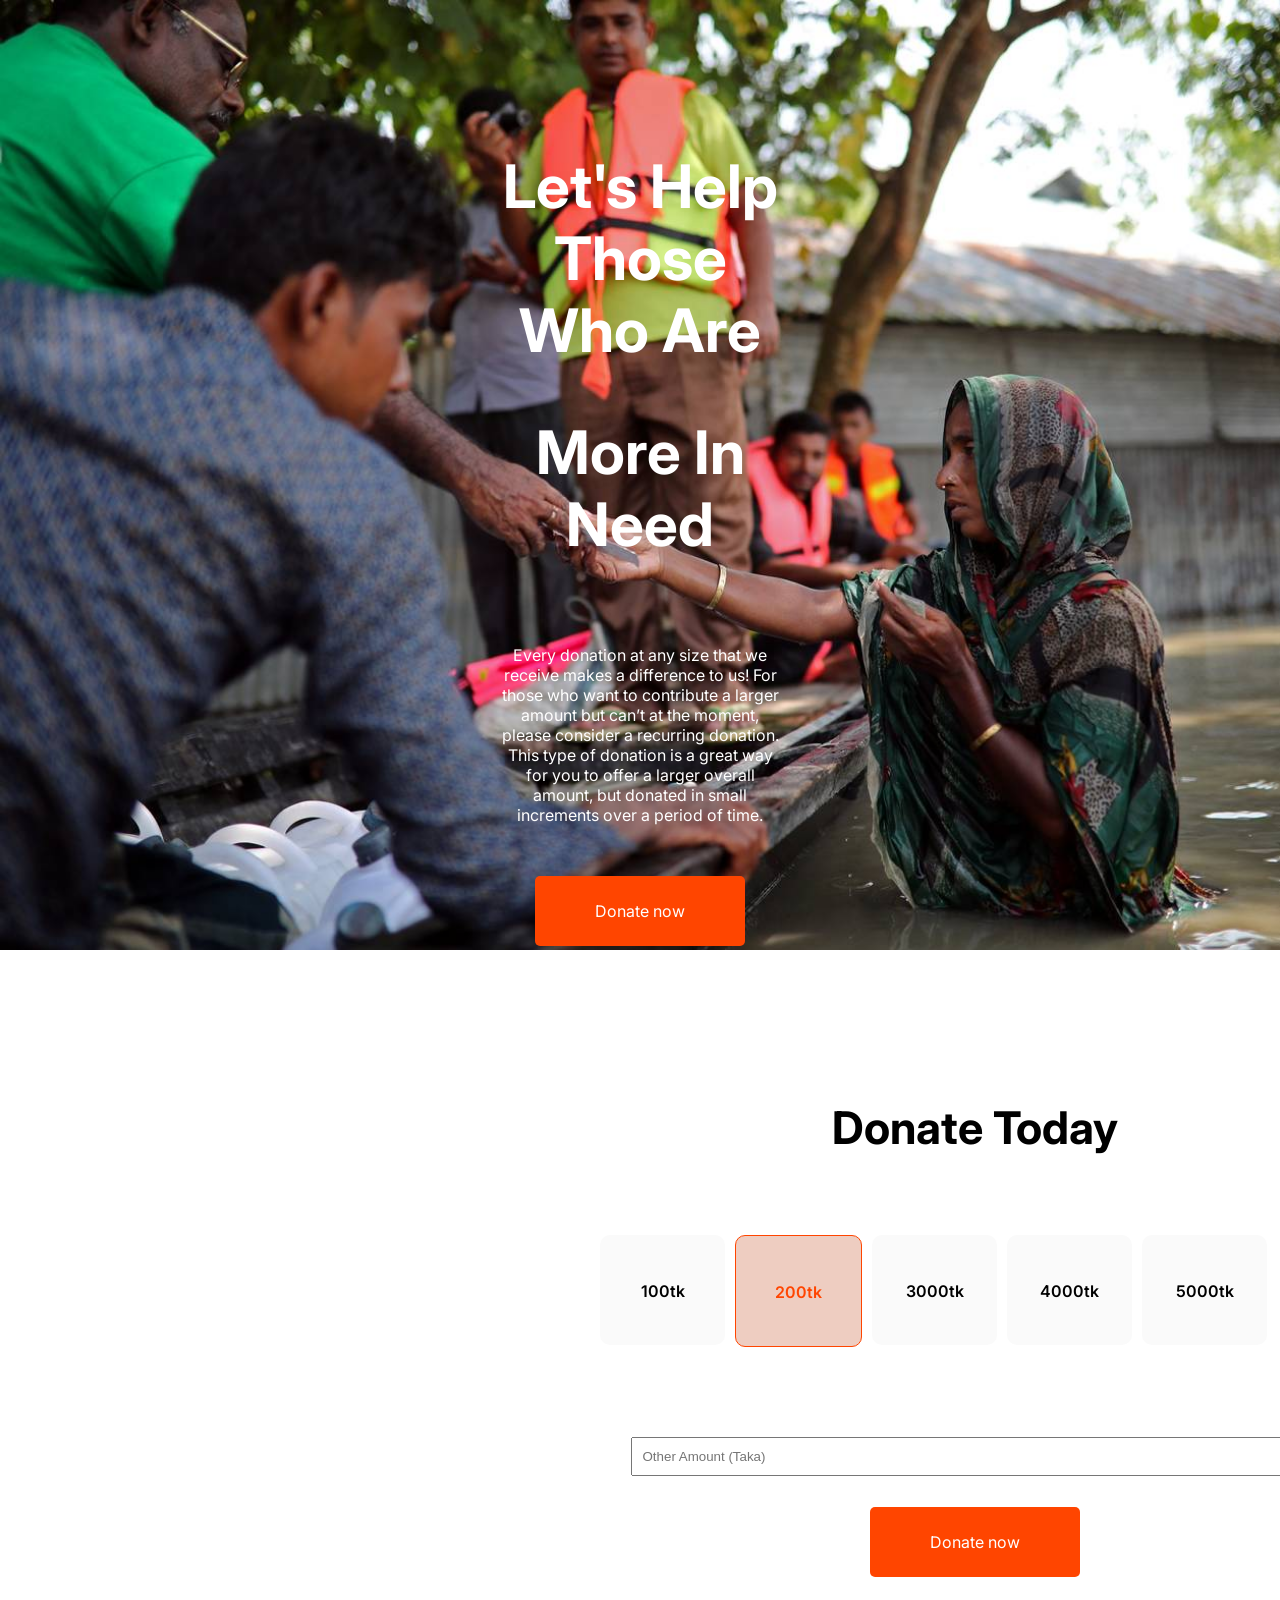
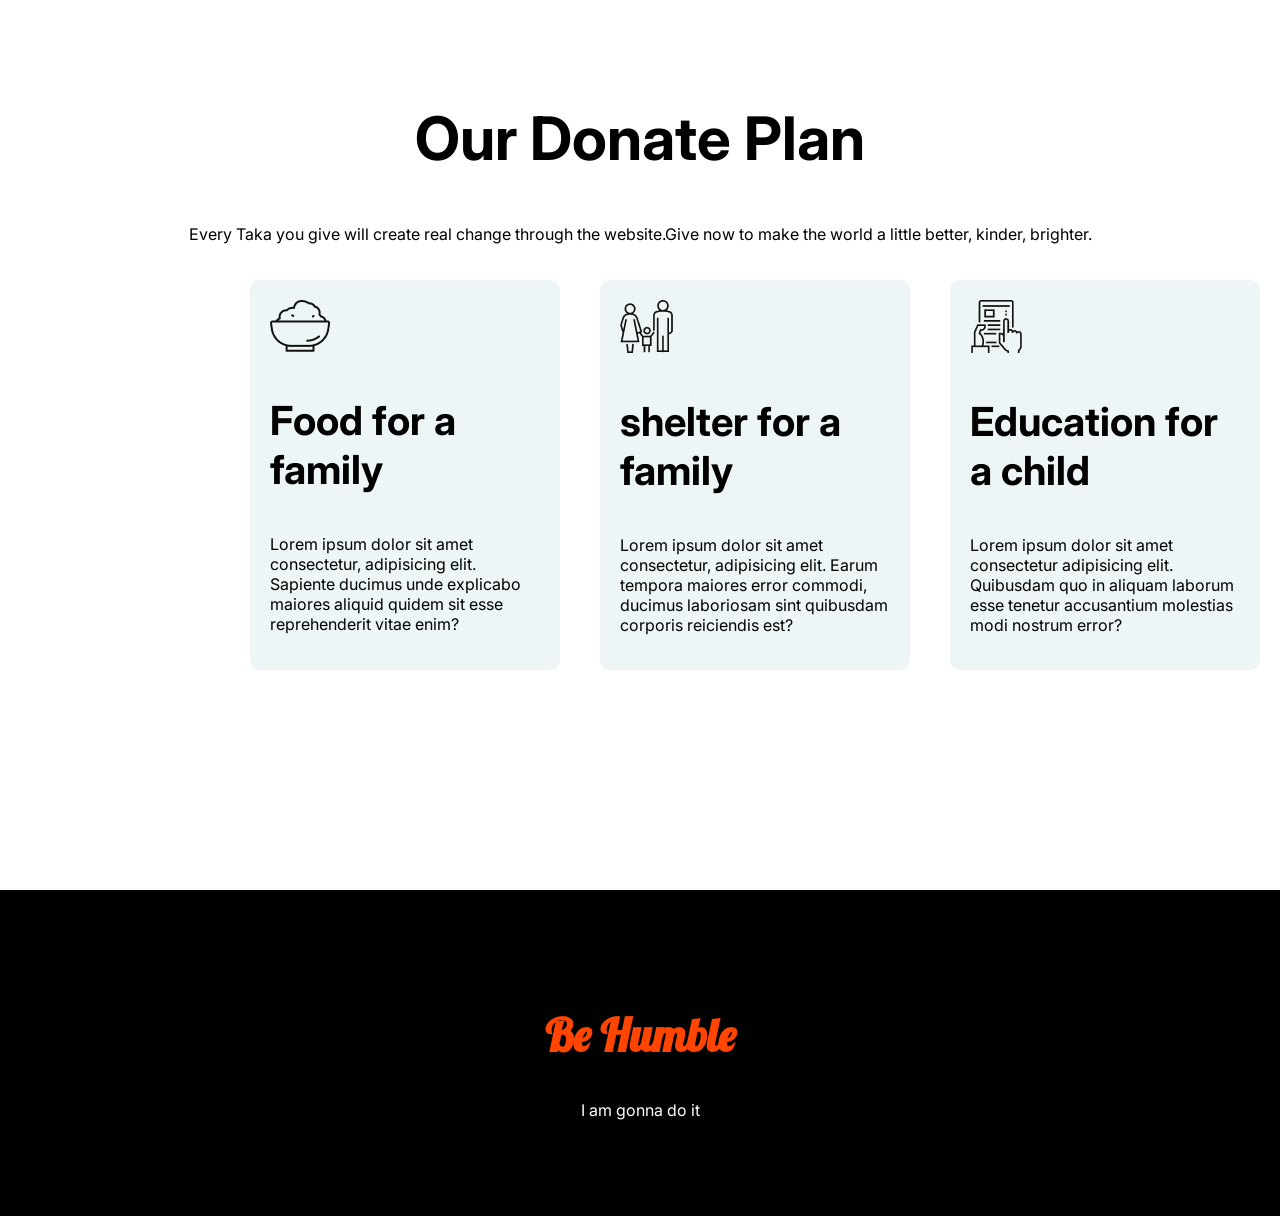
<file: index.html>
<!DOCTYPE html>
<html lang="en">
<head>
    <meta charset="UTF-8">
    <meta http-equiv="X-UA-Compatible" content="IE=edge">
    <meta name="viewport" content="width=device-width, initial-scale=1.0"><link rel="preconnect" href="https://fonts.googleapis.com">
    <link rel="preconnect" href="https://fonts.gstatic.com" crossorigin>
    <link href="https://fonts.googleapis.com/css2?family=Inter&display=swap" rel="stylesheet">
    <link rel="preconnect" href="https://fonts.googleapis.com">
<link rel="preconnect" href="https://fonts.gstatic.com" crossorigin>
<link href="https://fonts.googleapis.com/css2?family=Lobster&display=swap" rel="stylesheet">
    <link rel="stylesheet" href="style.css">
    <title>Donate</title>
</head>
<body>
    <section class="header-part">
        <div class="donate-area">
            <h1>
                Let's Help Those Who Are
            </h1>
            <h1>
                More In Need
            </h1> <br>
            <p>Every donation at any size that we receive makes a difference to us! For those who want to contribute a larger amount but can’t at the moment, please consider a recurring donation. This type of donation is a great way for you to offer a larger overall amount, but donated in small increments over a period of time.</p> <br>
            <br>
            <br>
            <a class="donate-button" href="">Donate now</a>
        </div>
    </section>
    <section class="donate-part">
        <div class="donate-info">
            <h2>Donate Today</h2>
            <p></p>
        </div>
        <div class="donate-today">
            <div class="boxes">
                <p>100tk</p>
            </div>
            <div class="boxes" id="select-donate">
                <p>200tk</p>
            </div>
            <div class="boxes">
                <p>3000tk</p>
            </div>
            <div class="boxes">
                <p>4000tk</p>
            </div>
            <div class="boxes">
                <p>5000tk</p>
            </div>
        </div>
        <div class="donate-input">
            <p><input type="text" placeholder="Other Amount (Taka)"></p> <br>
            <br>
            <a class="donate-button" href="">Donate now</a>
        </div>
        <div>
          
        </div>
    </section>
    <section class="end-part">
      <div class="donate-plan">
        <h1>Our Donate Plan</h1>
      <p>Every Taka you give will create real change through the website.Give now to make the world a little better, kinder, brighter.</p>
      </div>
      <div class="plan-area">
        <div class="plan">
          <img src="icons/food.png" alt="">
          <h3>Food for a family</h3>
          <p>Lorem ipsum dolor sit amet consectetur, adipisicing elit. Sapiente ducimus unde explicabo maiores aliquid quidem sit esse reprehenderit vitae enim?</p>
        </div>
        <div class="plan">
          <img src="icons/shelter.png" alt="">
          <h3>shelter for a family</h3>
          <p>Lorem ipsum dolor sit amet consectetur, adipisicing elit. Earum tempora maiores error commodi, ducimus laboriosam sint quibusdam corporis reiciendis est?</p>
        </div>
        <div class="plan">
          <img src="icons/Frame-1.png" alt="">
          <h3>Education for a child</h3>
          <p>Lorem ipsum dolor sit amet consectetur adipisicing elit. Quibusdam quo in aliquam laborum esse tenetur accusantium molestias modi nostrum error?</p>
        </div>
      </div>
    </section>
    <footer>
      <h2 class="humble">Be Humble</h2>
      <p>I am gonna do it</p>
    </footer>
</body>
</html>
</file>
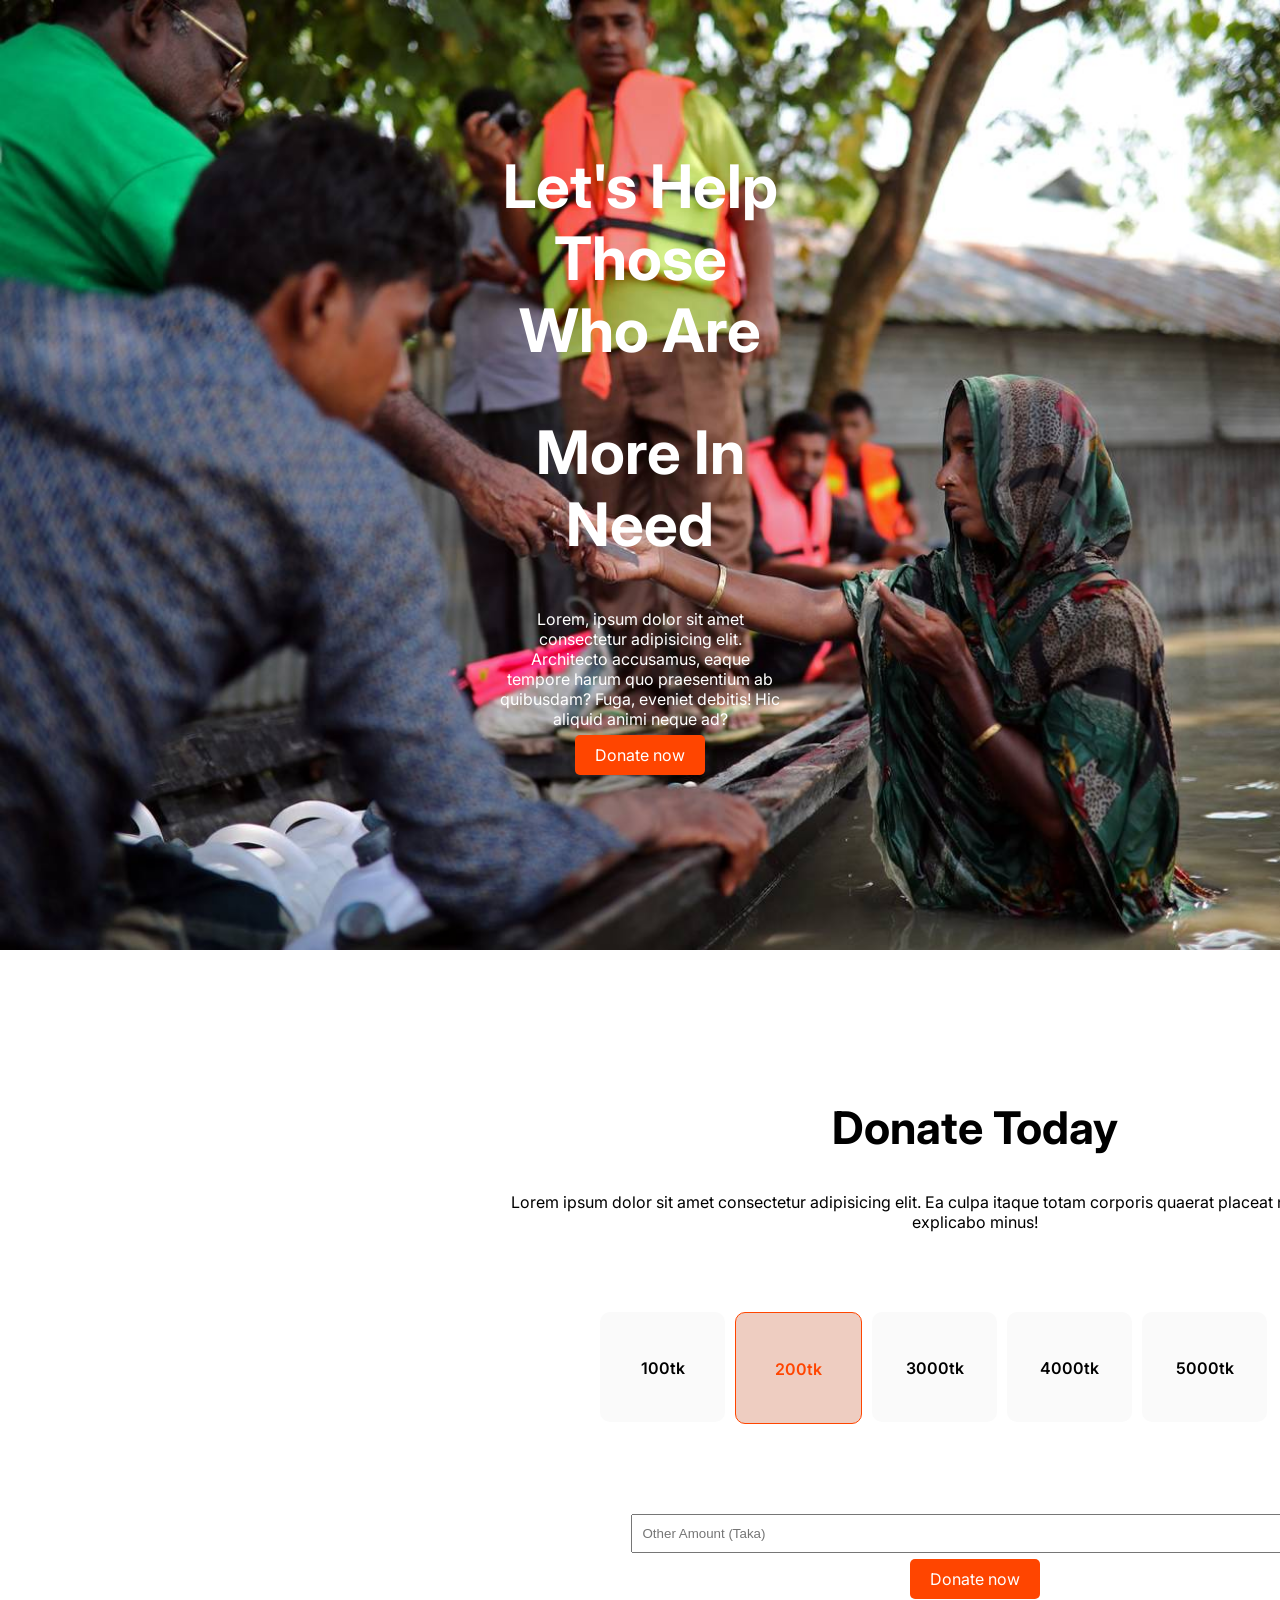
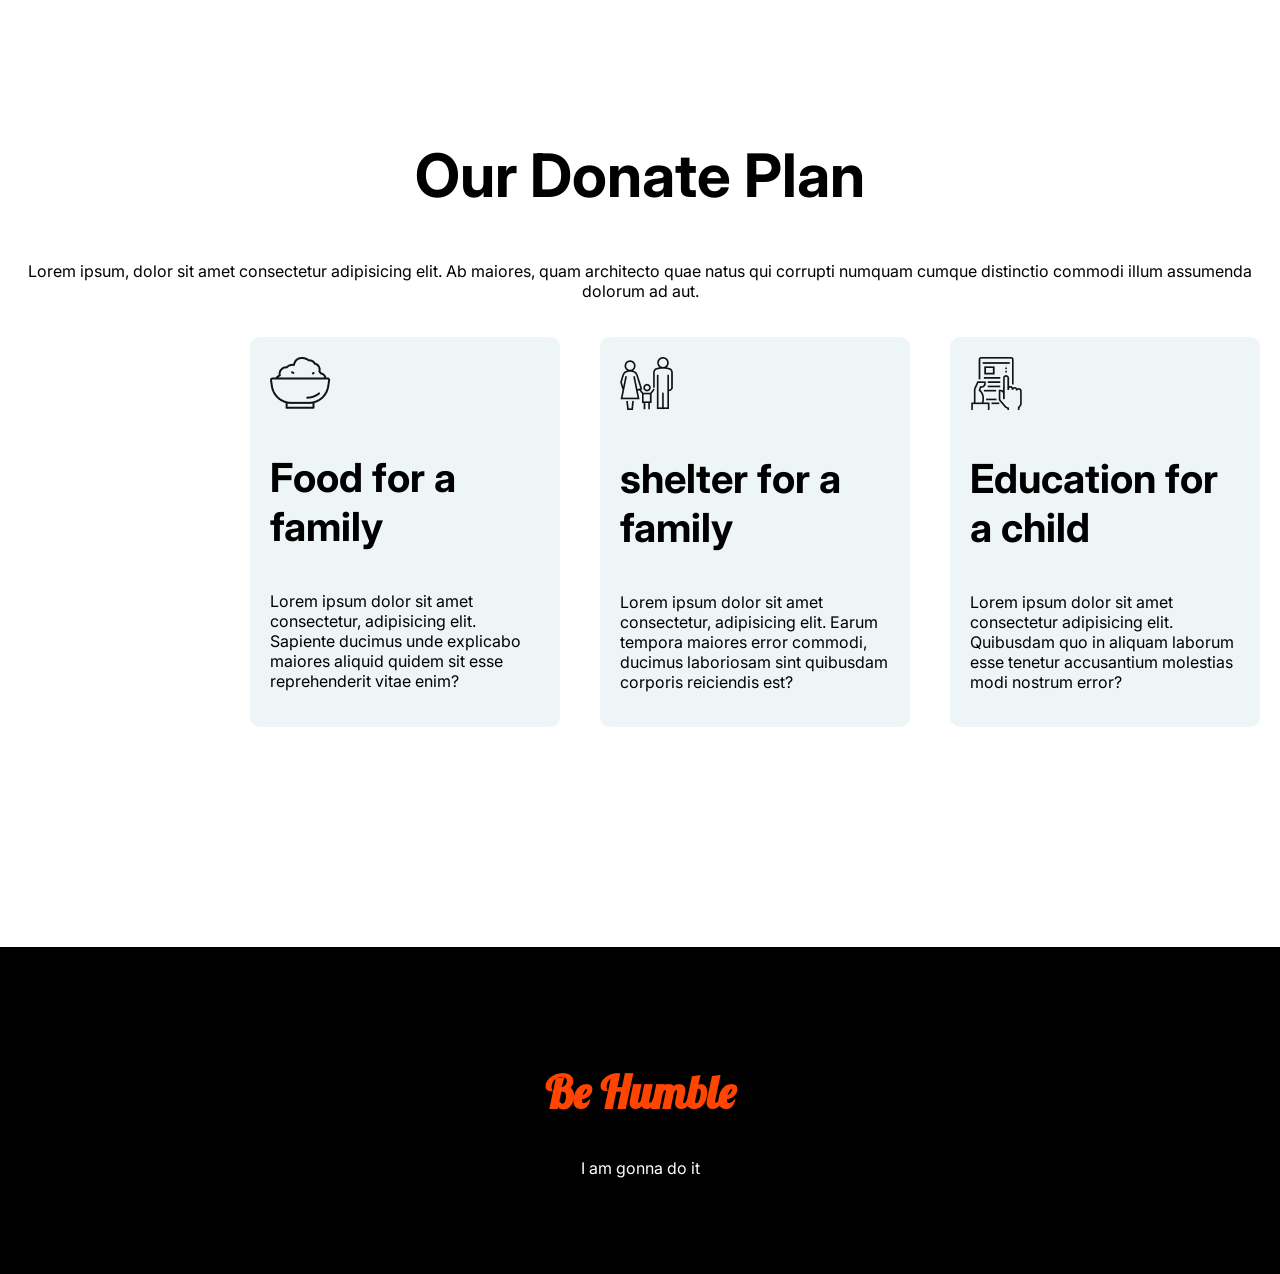
<file: donate-today-main/index.html>
<!DOCTYPE html>
<html lang="en">
<head>
    <meta charset="UTF-8">
    <meta http-equiv="X-UA-Compatible" content="IE=edge">
    <meta name="viewport" content="width=device-width, initial-scale=1.0"><link rel="preconnect" href="https://fonts.googleapis.com">
    <link rel="preconnect" href="https://fonts.gstatic.com" crossorigin>
    <link href="https://fonts.googleapis.com/css2?family=Inter&display=swap" rel="stylesheet">
    <link rel="preconnect" href="https://fonts.googleapis.com">
<link rel="preconnect" href="https://fonts.gstatic.com" crossorigin>
<link href="https://fonts.googleapis.com/css2?family=Lobster&display=swap" rel="stylesheet">
    <link rel="stylesheet" href="style.css">
    <title>Donate</title>
</head>
<body>
    <section class="header-part">
        <div class="donate-area">
            <h1>
                Let's Help Those Who Are
            </h1>
            <h1>
                More In Need
            </h1>
            <p>Lorem, ipsum dolor sit amet consectetur adipisicing elit. Architecto accusamus, eaque tempore harum quo praesentium ab quibusdam? Fuga, eveniet debitis! Hic aliquid animi neque ad?</p>
            <a class="donate-button" href="">Donate now</a>
        </div>
    </section>
    <section class="donate-part">
        <div class="donate-info">
            <h2>Donate Today</h2>
            <p>Lorem ipsum dolor sit amet consectetur adipisicing elit. Ea culpa itaque totam corporis quaerat placeat nihil autem cupiditate, explicabo minus!</p>
        </div>
        <div class="donate-today">
            <div class="boxes">
                <p>100tk</p>
            </div>
            <div class="boxes" id="select-donate">
                <p>200tk</p>
            </div>
            <div class="boxes">
                <p>3000tk</p>
            </div>
            <div class="boxes">
                <p>4000tk</p>
            </div>
            <div class="boxes">
                <p>5000tk</p>
            </div>
        </div>
        <div class="donate-input">
            <p><input type="text" placeholder="Other Amount (Taka)"></p>
            <a class="donate-button" href="">Donate now</a>
        </div>
        <div>
          
        </div>
    </section>
    <section class="end-part">
      <div class="donate-plan">
        <h1>Our Donate Plan</h1>
      <p>Lorem ipsum, dolor sit amet consectetur adipisicing elit. Ab maiores, quam architecto quae natus qui corrupti numquam cumque distinctio commodi illum assumenda dolorum ad aut.</p>
      </div>
      <div class="plan-area">
        <div class="plan">
          <img src="icons/food.png" alt="">
          <h3>Food for a family</h3>
          <p>Lorem ipsum dolor sit amet consectetur, adipisicing elit. Sapiente ducimus unde explicabo maiores aliquid quidem sit esse reprehenderit vitae enim?</p>
        </div>
        <div class="plan">
          <img src="icons/shelter.png" alt="">
          <h3>shelter for a family</h3>
          <p>Lorem ipsum dolor sit amet consectetur, adipisicing elit. Earum tempora maiores error commodi, ducimus laboriosam sint quibusdam corporis reiciendis est?</p>
        </div>
        <div class="plan">
          <img src="icons/Frame-1.png" alt="">
          <h3>Education for a child</h3>
          <p>Lorem ipsum dolor sit amet consectetur adipisicing elit. Quibusdam quo in aliquam laborum esse tenetur accusantium molestias modi nostrum error?</p>
        </div>
      </div>
    </section>
    <footer>
      <h2 class="humble">Be Humble</h2>
      <p>I am gonna do it</p>
    </footer>
</body>
</html>
</file>
<file: style.css>
body{
  margin: 0;
  font-family: 'Inter', sans-serif;
}
h1{
  font-size: 60px;
}
h2{
  font-size: 45px;
}
.header-part{
  background-image: url(images/BDflood-woman.jpg);
  background-repeat: no-repeat;
  background-size: cover;
  height: 950px;
}
.donate-area{
  text-align: center;
  color: white;
  padding-top: 100px;
  padding-left: 500px;
  padding-right: 500px;
}
.donate-button{
  color: white;
  background-color: orangered;
  text-decoration: none;
  padding: 25px 60px;
  border-radius: 5px;
  margin-top: 200px;
}
.boxes{
  background-color: #FAFAFA;
  width: 125px;
  height: 80px;
  padding-top: 30px;
  text-align: center;
  margin-right: 10px;
  font-weight: 600;
  border-radius: 10px;
}
.donate-part{
  margin: 150px 500px;
  width: 950px; 
}
.donate-today{
  display: flex;
  margin-left: 100px
}
.donate-info{
  text-align: center;
  margin: 80px 0;
}
.donate-input{
  margin: 90px 0;
  text-align: center;
}
input{
  width: 70%;
  padding: 10px;
}
#select-donate{
  border: 1px solid orangered;
  background-color: rgba(236, 198, 184, 0.863);
  color: orangered;
}
.plan{
  width: 400px;
  height: 350px;
  padding: 20px;
  background-color: #4F9DA61A;
  margin: 20px;
  border-radius: 10px;
}
.donate-plan{
  text-align: center;
}
.plan-area{
  display: flex;
  margin-left: 230px;
}
.end-part{
  margin-bottom: 200px;
}
h3{
  font-size: 40px;
}
footer {
  text-align: center;
  padding: 80px;
  background-color: black;
  color: white;
}
.humble{
  color: orangered;
  font-family: 'Lobster', cursive;
}
</file>
<file: donate-today-main/style.css>
body{
  margin: 0;
  font-family: 'Inter', sans-serif;
}
h1{
  font-size: 60px;
}
h2{
  font-size: 45px;
}
.header-part{
  background-image: url(images/BDflood-woman.jpg);
  background-repeat: no-repeat;
  background-size: cover;
  height: 950px;
}
.donate-area{
  text-align: center;
  color: white;
  padding-top: 100px;
  padding-left: 500px;
  padding-right: 500px;
}
.donate-button{
  color: white;
  background-color: orangered;
  text-decoration: none;
  padding: 10px 20px;
  border-radius: 5px;
  margin-top: 50px;
}
.boxes{
  background-color: #FAFAFA;
  width: 125px;
  height: 80px;
  padding-top: 30px;
  text-align: center;
  margin-right: 10px;
  font-weight: 600;
  border-radius: 10px;
}
.donate-part{
  margin: 150px 500px;
  width: 950px; 
}
.donate-today{
  display: flex;
  margin-left: 100px
}
.donate-info{
  text-align: center;
  margin: 80px 0;
}
.donate-input{
  margin: 90px 0;
  text-align: center;
}
input{
  width: 70%;
  padding: 10px;
}
#select-donate{
  border: 1px solid orangered;
  background-color: rgba(236, 198, 184, 0.863);
  color: orangered;
}
.plan{
  width: 400px;
  height: 350px;
  padding: 20px;
  background-color: #4F9DA61A;
  margin: 20px;
  border-radius: 10px;
}
.donate-plan{
  text-align: center;
}
.plan-area{
  display: flex;
  margin-left: 230px;
}
.end-part{
  margin-bottom: 200px;
}
h3{
  font-size: 40px;
}
footer {
  text-align: center;
  padding: 80px;
  background-color: black;
  color: white;
}
.humble{
  color: orangered;
  font-family: 'Lobster', cursive;
}
</file>
